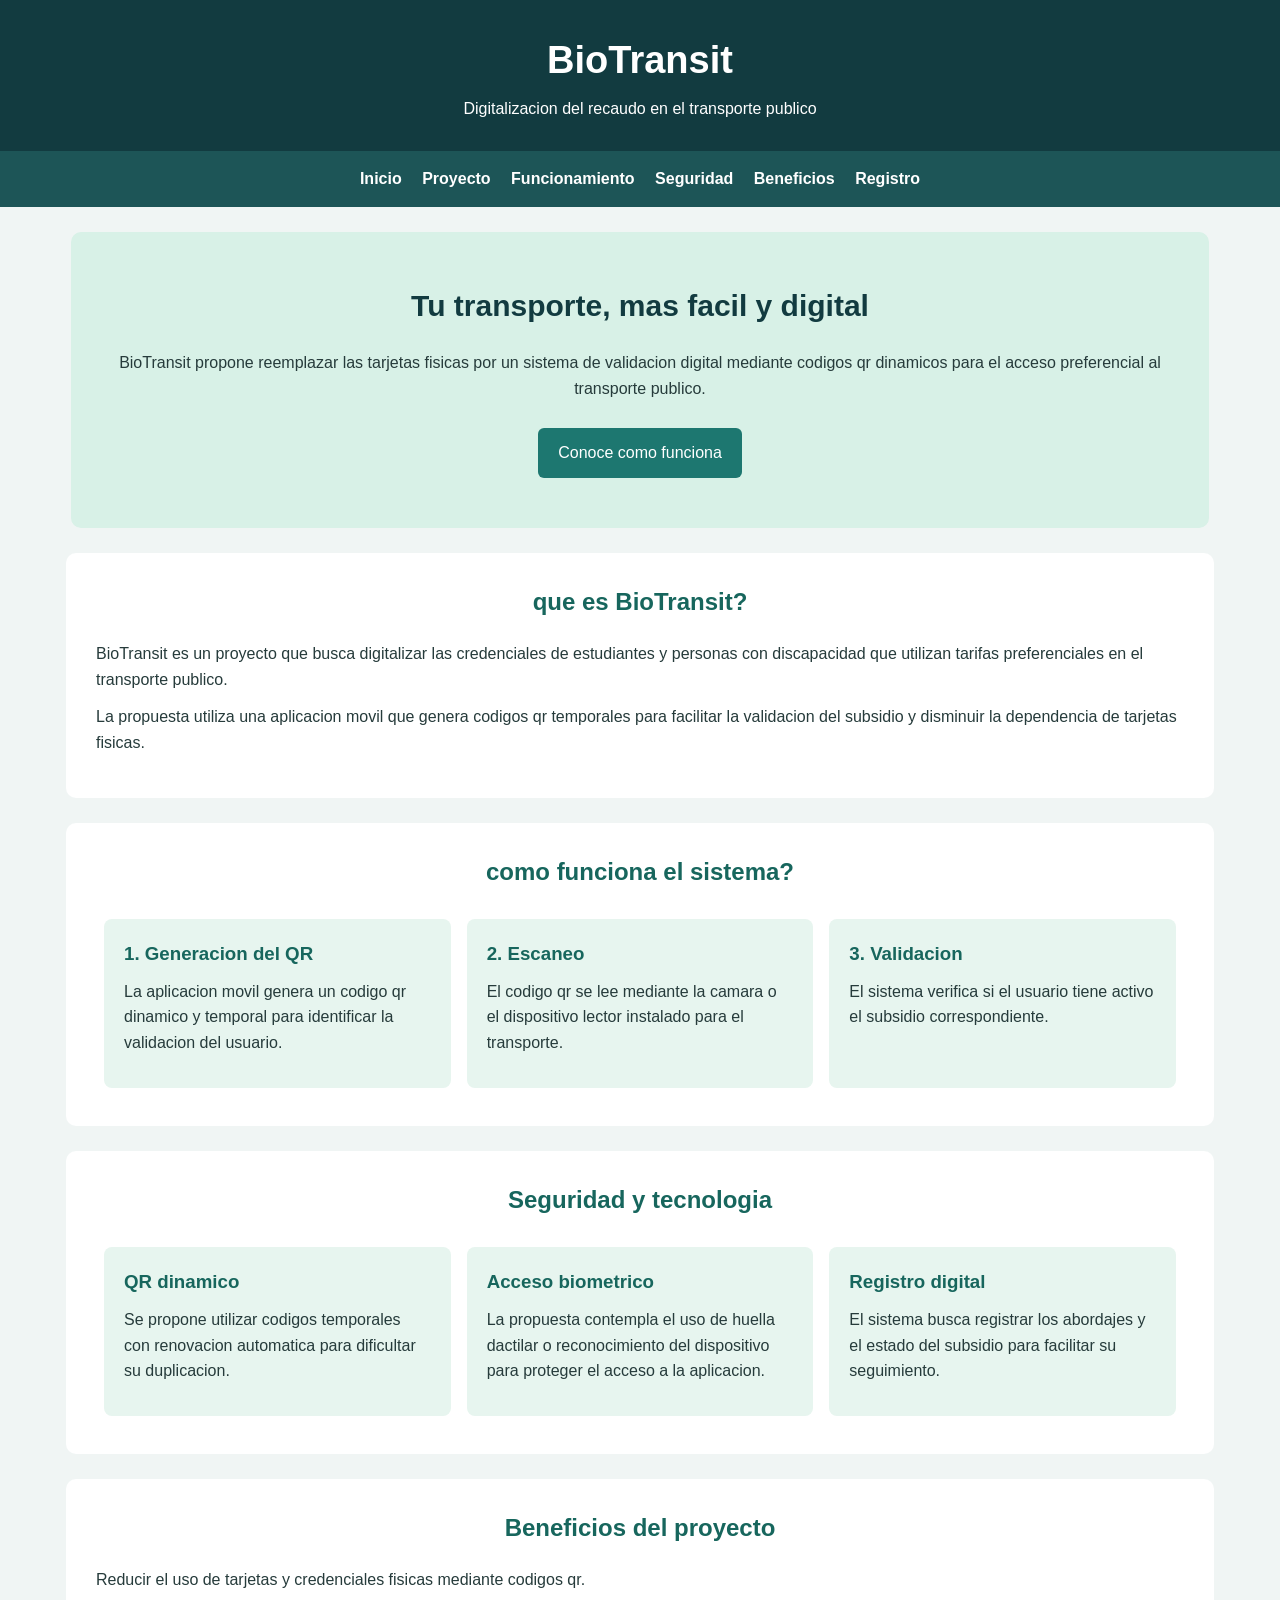
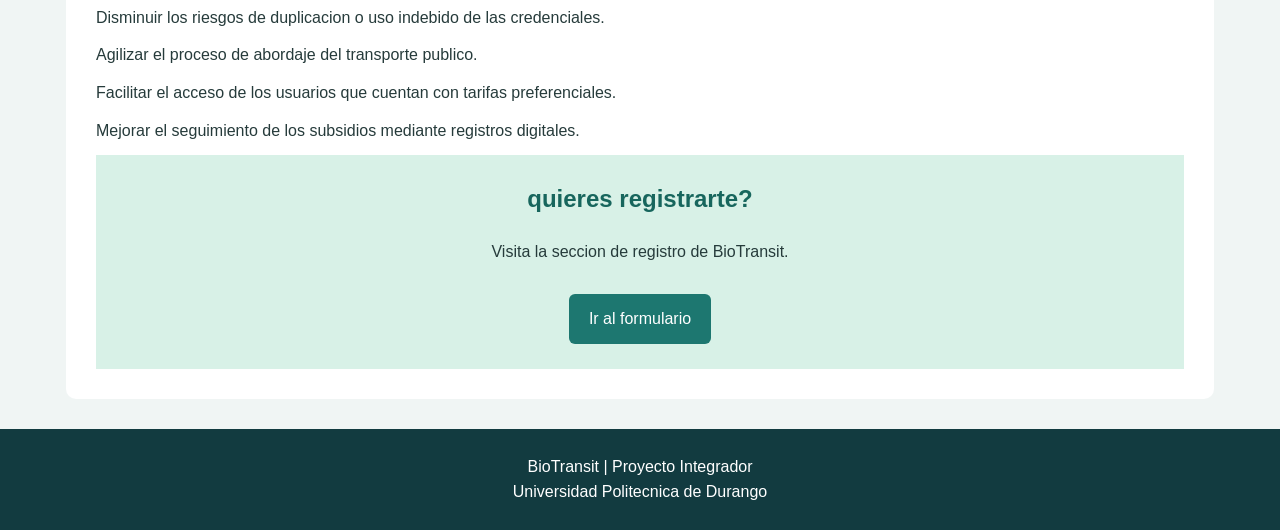
<file: proyecto_web/index.html>
<!DOCTYPE html>
<html lang="es">
<head>
    <meta charset="UTF-8">
    <meta name="viewport" content="width=device-width, initial-scale=1.0">
    <title>BioTransit</title>
    <link rel="stylesheet" href="css/estilos.css">
</head>
<body>

    <header>
        <h1>BioTransit</h1>
        <p>Digitalizacion del recaudo en el transporte publico</p>
    </header>

    <nav>
        <a href="index.html">Inicio</a>
        <a href="#proyecto">Proyecto</a>
        <a href="#funcionamiento">Funcionamiento</a>
        <a href="#seguridad">Seguridad</a>
        <a href="#beneficios">Beneficios</a>
        <a href="registro.html">Registro</a>
    </nav>

    <section id="inicio" class="principal">
        <h2>Tu transporte, mas facil y digital</h2>

        <p>
            BioTransit propone reemplazar las tarjetas fisicas
            por un sistema de validacion digital mediante codigos
            qr dinamicos para el acceso preferencial al transporte publico.
        </p>

        <a href="#funcionamiento" class="boton">
            Conoce como funciona
        </a>
    </section>

    <section id="proyecto">
        <h2>que es BioTransit?</h2>

        <p>
            BioTransit es un proyecto que busca digitalizar las
            credenciales de estudiantes y personas con discapacidad
            que utilizan tarifas preferenciales en el transporte publico.
        </p>

        <p>
            La propuesta utiliza una aplicacion movil que genera
            codigos qr temporales para facilitar la validacion del
            subsidio y disminuir la dependencia de tarjetas fisicas.
        </p>
    </section>

    <section id="funcionamiento">
        <h2>como funciona el sistema?</h2>

        <div class="contenedor">

            <div class="tarjeta">
                <h3>1. Generacion del QR</h3>
                <p>
                    La aplicacion movil genera un codigo qr dinamico
                    y temporal para identificar la validacion del usuario.
                </p>
            </div>

            <div class="tarjeta">
                <h3>2. Escaneo</h3>
                <p>
                    El codigo qr se lee mediante la camara o el
                    dispositivo lector instalado para el transporte.
                </p>
            </div>

            <div class="tarjeta">
                <h3>3. Validacion</h3>
                <p>
                    El sistema verifica si el usuario tiene activo
                    el subsidio correspondiente.
                </p>
            </div>

        </div>
    </section>

    <section id="seguridad">
        <h2>Seguridad y tecnologia</h2>

        <div class="contenedor">

            <div class="tarjeta">
                <h3>QR dinamico</h3>
                <p>
                    Se propone utilizar codigos temporales con
                    renovacion automatica para dificultar su duplicacion.
                </p>
            </div>

            <div class="tarjeta">
                <h3>Acceso biometrico</h3>
                <p>
                    La propuesta contempla el uso de huella dactilar
                    o reconocimiento del dispositivo para proteger
                    el acceso a la aplicacion.
                </p>
            </div>

            <div class="tarjeta">
                <h3>Registro digital</h3>
                <p>
                    El sistema busca registrar los abordajes y el
                    estado del subsidio para facilitar su seguimiento.
                </p>
            </div>

        </div>
    </section>

    <section id="beneficios">
        <h2>Beneficios del proyecto</h2>

        <p>
            Reducir el uso de tarjetas y credenciales fisicas
            mediante codigos qr.
        </p>

        <p>
            Disminuir los riesgos de duplicacion o uso indebido
            de las credenciales.
        </p>

        <p>
            Agilizar el proceso de abordaje del transporte publico.
        </p>

        <p>
            Facilitar el acceso de los usuarios que cuentan con
            tarifas preferenciales.
        </p>

        <p>
            Mejorar el seguimiento de los subsidios mediante
            registros digitales.
        </p>

        <div class="ir-registro">
            <h2>quieres registrarte?</h2>

            <p>
                Visita la seccion de registro de BioTransit.
            </p>

            <a href="formulario.html" class="boton">
                Ir al formulario
            </a>
        </div>
    </section>

    <footer>
        <p>BioTransit | Proyecto Integrador</p>
        <p>Universidad Politecnica de Durango</p>
    </footer>

</body>
</html>
</file>
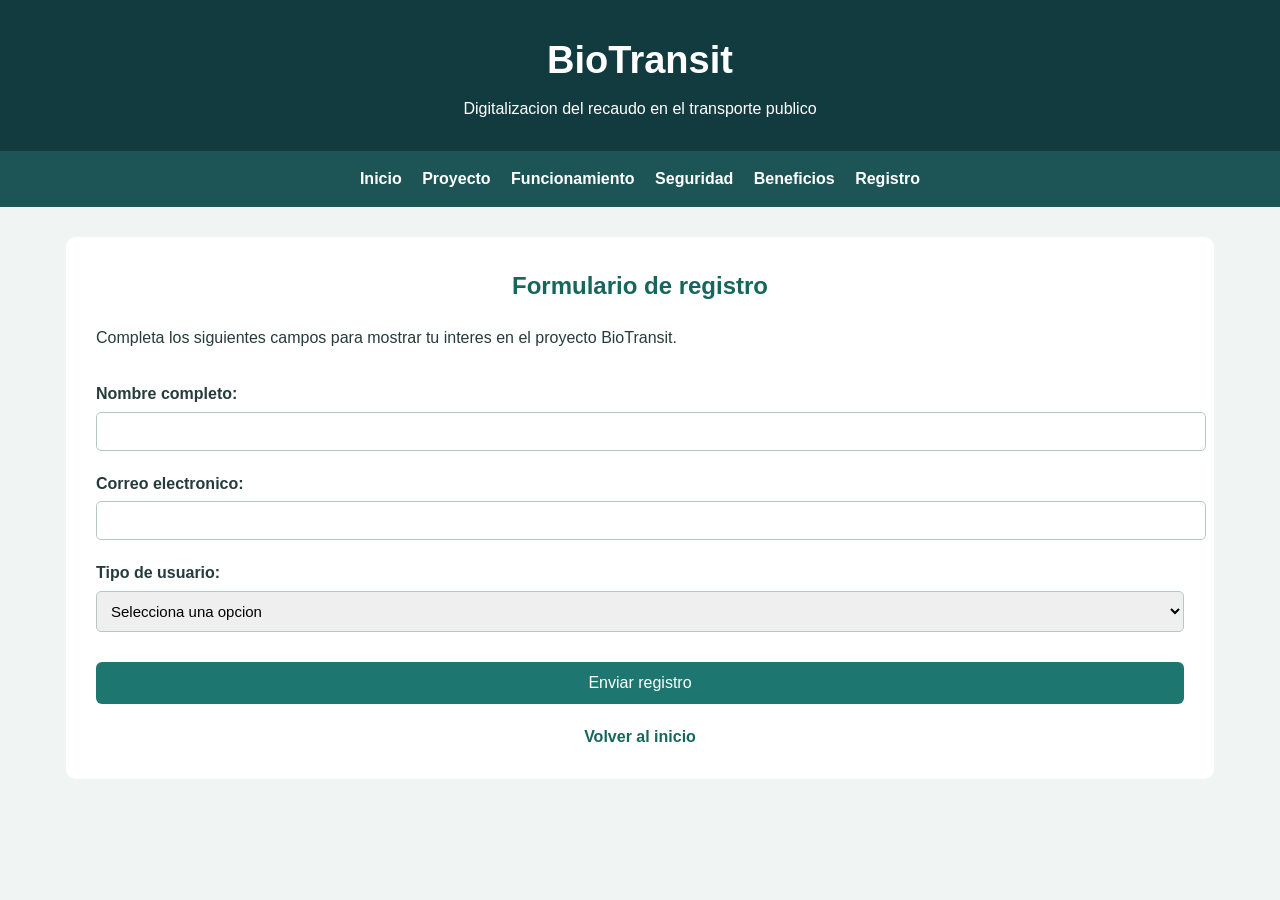
<file: proyecto_web/formulario.html>
<!DOCTYPE html>
<html lang="es">
<head>
    <meta charset="UTF-8">
    <meta name="viewport" content="width=device-width, initial-scale=1.0">
    <title>Registro - BioTransit</title>
    <link rel="stylesheet" href="css/estilos.css">
</head>
<body>

    <header>
        <h1>BioTransit</h1>
        <p>Digitalizacion del recaudo en el transporte publico</p>
    </header>

    <nav>
        <a href="index.html">Inicio</a>
        <a href="index.html#proyecto">Proyecto</a>
        <a href="index.html#funcionamiento">Funcionamiento</a>
        <a href="index.html#seguridad">Seguridad</a>
        <a href="index.html#beneficios">Beneficios</a>
        <a href="registro.html">Registro</a>
    </nav>

    <section class="formulario-registro">
        <h2>Formulario de registro</h2>

        <p>
            Completa los siguientes campos para mostrar tu interes
            en el proyecto BioTransit.
        </p>

        <form>
            <label for="nombre">Nombre completo:</label>
            <input type="text" id="nombre" name="nombre" required>

            <label for="correo">Correo electronico:</label>
            <input type="email" id="correo" name="correo" required>

            <label for="tipo">Tipo de usuario:</label>
            <select id="tipo" name="tipo" required>
                <option value="">Selecciona una opcion</option>
                <option value="estudiante">Estudiante</option>
                <option value="discapacidad">Persona con discapacidad</option>
                <option value="otro">Otro</option>
            </select>

            <button type="submit">Enviar registro</button>
        </form>

        <a href="index.html" class="volver">Volver al inicio</a>
    </section>

</body>
</html>
</file>
<file: proyecto_web/css/estilos.css>
* {
    margin: 0;
    padding: 0;
}

body {
    font-family: Arial, sans-serif;
    background-color: #f0f5f4;
    color: #263b3b;
    line-height: 1.6;
}

header {
    background-color: #123b40;
    color: white;
    text-align: center;
    padding: 30px;
}

header h1 {
    font-size: 38px;
    margin-bottom: 5px;
}

nav {
    background-color: #1d5557;
    text-align: center;
    padding: 15px;
}

nav a {
    color: white;
    text-decoration: none;
    margin: 8px;
    font-weight: bold;
}

nav a:hover {
    color: #8ee6c2;
}

section {
    background-color: white;
    width: 85%;
    margin: 25px auto;
    padding: 30px;
    border-radius: 10px;
}

section h2 {
    color: #17665d;
    text-align: center;
    margin-bottom: 20px;
}

section p {
    margin-bottom: 12px;
}

.principal {
    background-color: #d8f1e7;
    text-align: center;
    padding: 50px 25px;
}

.principal h2 {
    color: #123b40;
    font-size: 30px;
}

.boton {
    display: inline-block;
    background-color: #1d7770;
    color: white;
    text-decoration: none;
    padding: 12px 20px;
    border-radius: 6px;
    margin-top: 15px;
}

.boton:hover {
    background-color: #14554f;
}

.contenedor {
    display: flex;
}

.tarjeta {
    background-color: #e7f5ef;
    padding: 20px;
    border-radius: 8px;
    margin: 8px;
    flex: 1;
}

.tarjeta h3 {
    color: #17665d;
    margin-bottom: 10px;
}

form {
    display: flex;
    flex-direction: column;
    margin-top: 20px;
}

label {
    font-weight: bold;
}

input, select, textarea {
    width: 100%;
    padding: 10px;
    margin-bottom: 10px;
    border: 1px solid #b5c9c3;
    border-radius: 5px;
    font-family: Arial, sans-serif;
    font-size: 15px;
}

button {
    background-color: #1d7770;
    color: white;
    padding: 12px;
    border: none;
    border-radius: 6px;
    font-size: 16px;
    cursor: pointer;
}

button:hover {
    background-color: #14554f;
}

footer {
    background-color: #123b40;
    color: white;
    text-align: center;
    padding: 25px;
    margin-top: 30px;
}

/* Seccion para lo del registro  que es para regstrar */
.ir-registro {
    background-color: #d8f1e7;
    text-align: center;
    padding: 25px;
}

.ir-registro p {
    margin-bottom: 15px;
}

.formulario-registro {
    width: 85%;
    margin: 30px auto;
    padding: 30px;
    background-color: white;
    border-radius: 10px;
}

.formulario-registro h2 {
    color: #17665d;
    text-align: center;
    margin-bottom: 20px;
}

.formulario-registro p {
    margin-bottom: 15px;
}

.formulario-registro label {
    display: block;
    font-weight: bold;
    margin-top: 10px;
}

.formulario-registro input,
.formulario-registro select,
.formulario-registro textarea {
    width: 100%;
    padding: 10px;
    margin-top: 5px;
    border: 1px solid #b5c9c3;
    border-radius: 5px;
}

.formulario-registro button {
    display: block;
    width: 100%;
    margin-top: 20px;
    padding: 12px;
    background-color: #1d7770;
    color: white;
    border: none;
    border-radius: 6px;
    cursor: pointer;
}

.formulario-registro button:hover {
    background-color: #14554f;
}

.volver {
    display: block;
    margin-top: 20px;
    text-align: center;
    color: #17665d;
    text-decoration: none;
    font-weight: bold;
}

.volver:hover {
    text-decoration: underline;
}
</file>
